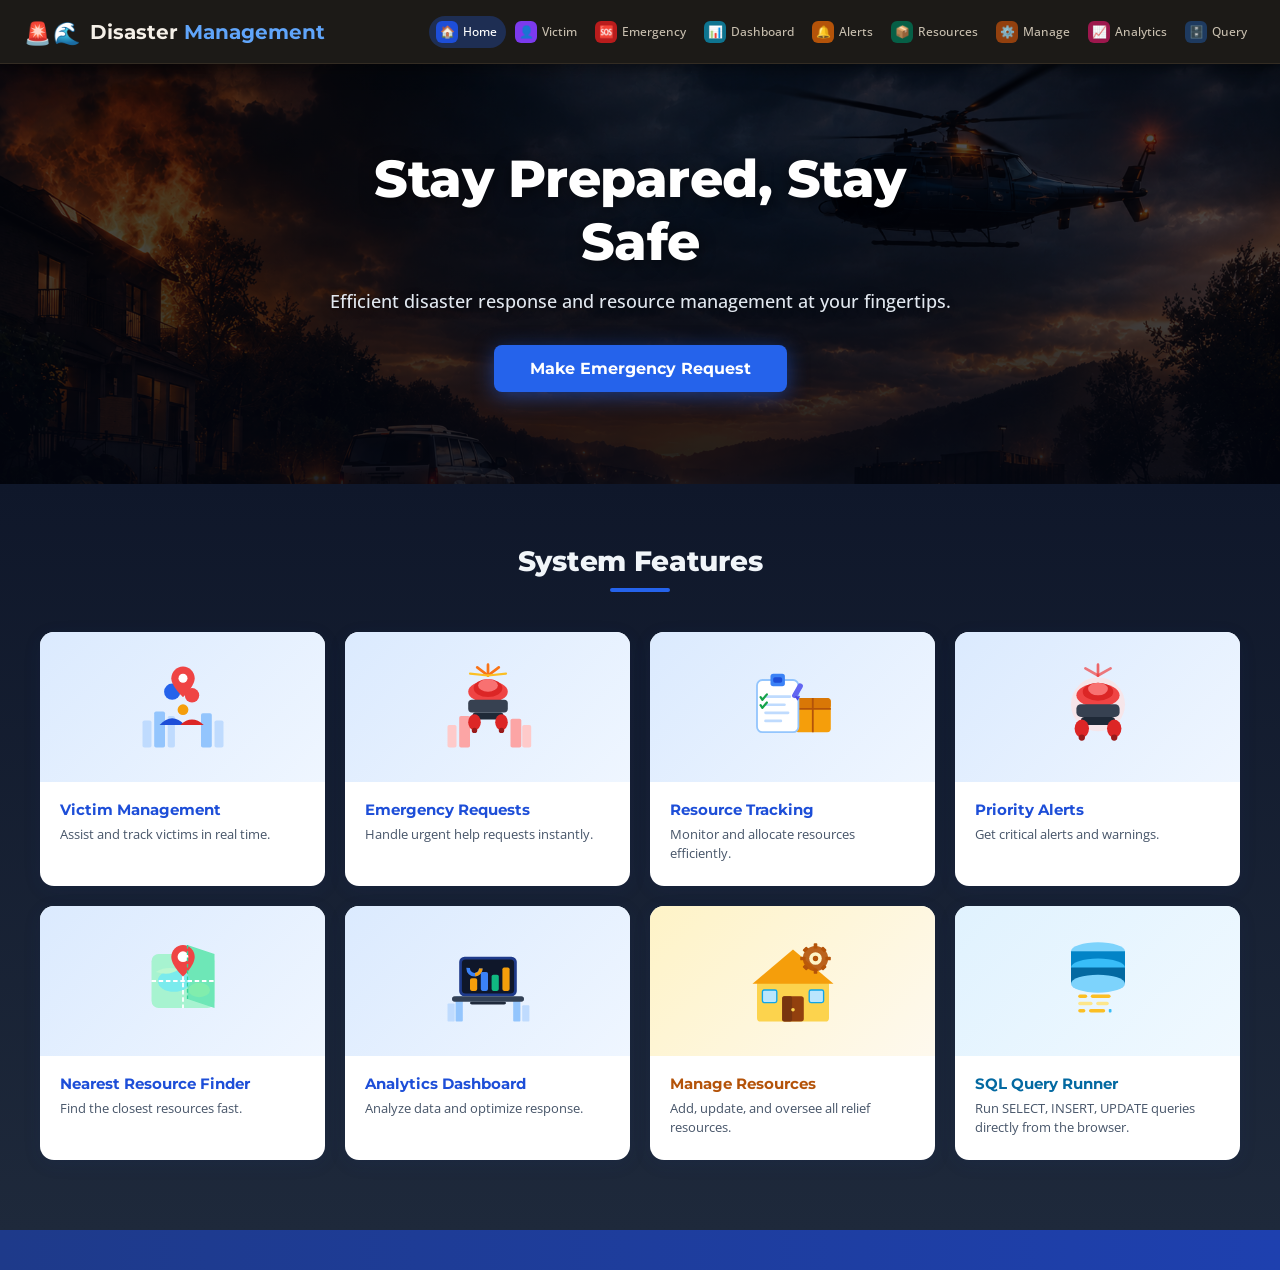
<file: templates/index.html>
<!DOCTYPE html>
<html lang="en">
<head>
    <meta charset="UTF-8">
    <meta name="viewport" content="width=device-width, initial-scale=1.0">
    <title>Disaster Management System</title>
    <link href="https://fonts.googleapis.com/css2?family=Montserrat:wght@600;700;800&family=Open+Sans:wght@400;500;600&display=swap" rel="stylesheet">
    <style>
        *, *::before, *::after { box-sizing: border-box; margin: 0; padding: 0; }

        body {
            font-family: 'Open Sans', sans-serif;
            background: #f0f4ff;
            color: #0f172a;
        }

        /* ── Navbar ── */
        .navbar {
            background: #1c1a17;
            padding: 0 24px;
            display: flex;
            justify-content: space-between;
            align-items: center;
            height: 64px;
            position: sticky;
            top: 0;
            z-index: 1000;
            box-shadow: 0 2px 16px rgba(0,0,0,0.55);
            border-bottom: 1px solid rgba(180,150,100,0.15);
        }

        .nav-brand {
            display: flex;
            align-items: center;
            gap: 10px;
            text-decoration: none;
            flex-shrink: 0;
        }

        .nav-brand-icons { display: flex; align-items: center; gap: 2px; }
        .nav-brand-icons span { font-size: 22px; }

        .nav-brand-text {
            font-family: 'Montserrat', sans-serif;
            font-size: 20px;
            font-weight: 700;
        }

        .nav-brand-text .white { color: #f5f0e8; }
        .nav-brand-text .blue  { color: #60a5fa; }

        .nav-links {
            display: flex;
            align-items: center;
            gap: 2px;
        }

        .nav-links a {
            color: #c8bfaf;
            text-decoration: none;
            font-size: 12px;
            font-weight: 500;
            padding: 5px 9px 5px 7px;
            border-radius: 20px;
            display: flex;
            align-items: center;
            gap: 5px;
            transition: color 0.2s, background 0.2s;
            white-space: nowrap;
        }

        .nav-links a:hover {
            background: rgba(255,255,255,0.07);
            color: #f5f0e8;
        }

        .nav-links a.active {
            background: rgba(37,99,235,0.28);
            color: #ffffff;
        }

        .nav-icon-pill {
            width: 22px;
            height: 22px;
            border-radius: 6px;
            display: flex;
            align-items: center;
            justify-content: center;
            font-size: 12px;
            flex-shrink: 0;
        }

        /* ── Hero ── */
        .hero {
            position: relative;
            min-height: 420px;
            display: flex;
            align-items: center;
            justify-content: center;
            overflow: hidden;
            background: #0a0f1e;
        }

        .hero-bg {
            position: absolute;
            inset: 0;
            background-image: url('/static/images/image.png');
            background-size: cover;
            background-position: center 30%;
            filter: brightness(0.55);
        }

        .hero-bg::after {
            content: '';
            position: absolute;
            inset: 0;
            background: linear-gradient(
                to bottom,
                rgba(5,10,30,0.42) 0%,
                rgba(5,10,30,0.55) 60%,
                rgba(5,10,30,0.78) 100%
            );
        }

        .hero-content {
            position: relative;
            z-index: 2;
            text-align: center;
            padding: 60px 20px 70px;
            max-width: 700px;
        }

        .hero-content h2 {
            font-family: 'Montserrat', sans-serif;
            font-size: clamp(32px, 5vw, 52px);
            font-weight: 800;
            color: #ffffff;
            text-shadow: 0 3px 16px rgba(0,0,0,0.6);
            margin-bottom: 16px;
            letter-spacing: -0.5px;
        }

        .hero-content p {
            font-size: clamp(15px, 2vw, 18px);
            color: #e2e8f0;
            margin-bottom: 32px;
            text-shadow: 0 2px 8px rgba(0,0,0,0.5);
            font-weight: 500;
        }

        .hero-btn {
            display: inline-block;
            background: #2563eb;
            color: #ffffff;
            font-family: 'Montserrat', sans-serif;
            font-size: 16px;
            font-weight: 700;
            padding: 14px 36px;
            border-radius: 8px;
            text-decoration: none;
            box-shadow: 0 4px 20px rgba(37,99,235,0.5);
            transition: background 0.25s, transform 0.2s, box-shadow 0.2s;
        }

        .hero-btn:hover {
            background: #1d4ed8;
            transform: translateY(-2px);
            box-shadow: 0 8px 28px rgba(37,99,235,0.55);
        }

        /* ── Features Section ── */
        .features-section {
            background: linear-gradient(180deg, #0f172a 0%, #1e293b 100%);
            padding: 60px 40px 70px;
        }

        .section-heading {
            font-family: 'Montserrat', sans-serif;
            font-size: 28px;
            font-weight: 800;
            color: #f1f5f9;
            text-align: center;
            margin-bottom: 40px;
            letter-spacing: -0.3px;
        }

        .section-heading-line {
            display: block;
            width: 60px;
            height: 4px;
            background: #2563eb;
            border-radius: 2px;
            margin: 10px auto 0;
        }

        .features-grid {
            display: grid;
            grid-template-columns: repeat(4, 1fr);
            gap: 20px;
            max-width: 1200px;
            margin: 0 auto;
        }

        .feature-card {
            background: #ffffff;
            border-radius: 14px;
            box-shadow: 0 4px 18px rgba(30,58,138,0.10);
            overflow: hidden;
            transition: transform 0.25s, box-shadow 0.25s;
            display: flex;
            flex-direction: column;
            text-decoration: none;
            color: inherit;
            cursor: pointer;
        }

        .feature-card:hover {
            transform: translateY(-6px);
            box-shadow: 0 12px 32px rgba(30,58,138,0.18);
        }

        .card-illustration {
            background: linear-gradient(135deg, #dbeafe 0%, #eff6ff 100%);
            height: 150px;
            display: flex;
            align-items: center;
            justify-content: center;
            padding: 20px;
            position: relative;
        }

        .card-illustration svg { width: 90px; height: 100px; }

        .card-body {
            padding: 18px 20px 22px;
            flex: 1;
        }

        .card-body h3 {
            font-family: 'Montserrat', sans-serif;
            font-size: 15px;
            font-weight: 700;
            color: #1d4ed8;
            margin-bottom: 6px;
        }

        .card-body p {
            font-size: 12.5px;
            color: #475569;
            line-height: 1.55;
        }

        /* Query card special style */
        .card-illustration.query-tint {
            background: linear-gradient(135deg, #e0f2fe 0%, #f0f9ff 100%);
        }

        .card-body h3.query-title { color: #0369a1; }

        /* Manage card special style */
        .card-illustration.manage-tint {
            background: linear-gradient(135deg, #fef3c7 0%, #fef9ee 100%);
        }

        .card-body h3.manage-title { color: #b45309; }

        /* ── Footer ── */
        .footer {
            background: linear-gradient(90deg, #1e3a8a 0%, #1e40af 100%);
            color: #e0e7ff;
            text-align: center;
            padding: 20px;
            font-size: 14px;
            font-weight: 500;
        }

        /* ── Responsive ── */
        @media (max-width: 1100px) {
            .features-grid { grid-template-columns: repeat(3, 1fr); }
        }
        @media (max-width: 800px) {
            .features-grid { grid-template-columns: repeat(2, 1fr); }
        }
        @media (max-width: 500px) {
            .features-grid { grid-template-columns: 1fr; }
            .navbar { padding: 0 12px; }
            .nav-links a { font-size: 11px; padding: 4px 6px; }
            .features-section { padding: 40px 16px 50px; }
        }
    </style>
</head>
<body>

<!-- Navbar -->
<nav class="navbar">
    <a href="/" class="nav-brand">
        <div class="nav-brand-icons">
            <span>🚨</span><span>🌊</span>
        </div>
        <div class="nav-brand-text">
            <span class="white">Disaster </span><span class="blue">Management</span>
        </div>
    </a>
    <div class="nav-links">
        <a href="/" class="active">
            <span class="nav-icon-pill" style="background:#1d4ed8">🏠</span>Home
        </a>
        <a href="/victim">
            <span class="nav-icon-pill" style="background:#7c3aed">👤</span>Victim
        </a>
        <a href="/request">
            <span class="nav-icon-pill" style="background:#b91c1c">🆘</span>Emergency
        </a>
        <a href="/dashboard">
            <span class="nav-icon-pill" style="background:#0e7490">📊</span>Dashboard
        </a>
        <a href="/alerts">
            <span class="nav-icon-pill" style="background:#b45309">🔔</span>Alerts
        </a>
        <a href="/resources">
            <span class="nav-icon-pill" style="background:#065f46">📦</span>Resources
        </a>
        <a href="/manage_resources">
            <span class="nav-icon-pill" style="background:#92400e">⚙️</span>Manage
        </a>
        <a href="/analytics">
            <span class="nav-icon-pill" style="background:#9d174d">📈</span>Analytics
        </a>
        <a href="/query">
            <span class="nav-icon-pill" style="background:#1e3a5f">🗄️</span>Query
        </a>
    </div>
</nav>

<!-- Hero Section -->
<section class="hero">
    <div class="hero-bg"></div>
    <div class="hero-content">
        <h2>Stay Prepared, Stay Safe</h2>
        <p>Efficient disaster response and resource management at your fingertips.</p>
        <a href="/request" class="hero-btn">Make Emergency Request</a>
    </div>
</section>

<!-- Features Section -->
<section class="features-section">
    <h2 class="section-heading">
        System Features
        <span class="section-heading-line"></span>
    </h2>

    <div class="features-grid">

        <!-- Victim Management -->
        <a href="/victim" class="feature-card">
            <div class="card-illustration">
                <svg viewBox="0 0 100 110" xmlns="http://www.w3.org/2000/svg">
                    <rect x="5" y="70" width="10" height="30" fill="#bfdbfe" rx="2"/>
                    <rect x="18" y="60" width="12" height="40" fill="#93c5fd" rx="2"/>
                    <rect x="33" y="65" width="8" height="35" fill="#bfdbfe" rx="2"/>
                    <rect x="70" y="62" width="12" height="38" fill="#93c5fd" rx="2"/>
                    <rect x="85" y="70" width="10" height="30" fill="#bfdbfe" rx="2"/>
                    <circle cx="38" cy="38" r="9" fill="#2563eb"/>
                    <path d="M24 75 Q38 60 52 75" fill="#1d4ed8"/>
                    <circle cx="60" cy="42" r="8" fill="#ef4444"/>
                    <path d="M47 75 Q60 63 73 75" fill="#dc2626"/>
                    <circle cx="50" cy="58" r="6" fill="#f59e0b"/>
                    <path d="M50 10 C43 10 37 16 37 23 C37 32 50 44 50 44 C50 44 63 32 63 23 C63 16 57 10 50 10Z" fill="#ef4444"/>
                    <circle cx="50" cy="23" r="5" fill="white"/>
                </svg>
            </div>
            <div class="card-body">
                <h3>Victim Management</h3>
                <p>Assist and track victims in real time.</p>
            </div>
        </a>

        <!-- Emergency Requests -->
        <a href="/request" class="feature-card">
            <div class="card-illustration">
                <svg viewBox="0 0 100 110" xmlns="http://www.w3.org/2000/svg">
                    <rect x="5" y="75" width="10" height="25" fill="#fecaca" rx="2"/>
                    <rect x="18" y="65" width="12" height="35" fill="#fca5a5" rx="2"/>
                    <rect x="75" y="68" width="12" height="32" fill="#fca5a5" rx="2"/>
                    <rect x="88" y="75" width="10" height="25" fill="#fecaca" rx="2"/>
                    <line x1="50" y1="20" x2="50" y2="8"  stroke="#f97316" stroke-width="3" stroke-linecap="round"/>
                    <line x1="50" y1="20" x2="38" y2="11" stroke="#f97316" stroke-width="3" stroke-linecap="round"/>
                    <line x1="50" y1="20" x2="62" y2="11" stroke="#f97316" stroke-width="3" stroke-linecap="round"/>
                    <line x1="50" y1="20" x2="30" y2="18" stroke="#fbbf24" stroke-width="2.5" stroke-linecap="round"/>
                    <line x1="50" y1="20" x2="70" y2="18" stroke="#fbbf24" stroke-width="2.5" stroke-linecap="round"/>
                    <ellipse cx="50" cy="38" rx="22" ry="12" fill="#ef4444"/>
                    <ellipse cx="50" cy="34" rx="16" ry="10" fill="#dc2626"/>
                    <ellipse cx="50" cy="31" rx="11" ry="7" fill="#f87171"/>
                    <rect x="28" y="47" width="44" height="14" fill="#374151" rx="4"/>
                    <rect x="33" y="61" width="34" height="8" fill="#1f2937" rx="3"/>
                    <ellipse cx="35" cy="72" rx="7" ry="9" fill="#dc2626"/>
                    <ellipse cx="65" cy="72" rx="7" ry="9" fill="#dc2626"/>
                    <circle cx="35" cy="81" r="3" fill="#991b1b"/>
                    <circle cx="65" cy="81" r="3" fill="#991b1b"/>
                </svg>
            </div>
            <div class="card-body">
                <h3>Emergency Requests</h3>
                <p>Handle urgent help requests instantly.</p>
            </div>
        </a>

        <!-- Resource Tracking -->
        <a href="/resources" class="feature-card">
            <div class="card-illustration">
                <svg viewBox="0 0 100 110" xmlns="http://www.w3.org/2000/svg">
                    <rect x="52" y="45" width="40" height="38" fill="#f59e0b" rx="4"/>
                    <rect x="52" y="45" width="40" height="12" fill="#d97706" rx="4"/>
                    <line x1="72" y1="45" x2="72" y2="83" stroke="#b45309" stroke-width="2"/>
                    <line x1="52" y1="57" x2="92" y2="57" stroke="#b45309" stroke-width="2"/>
                    <rect x="10" y="25" width="46" height="58" fill="#ffffff" rx="6" stroke="#93c5fd" stroke-width="2"/>
                    <rect x="25" y="18" width="16" height="14" fill="#3b82f6" rx="3"/>
                    <rect x="28" y="22" width="10" height="6" fill="#1d4ed8" rx="2"/>
                    <rect x="18" y="42" width="30" height="3" fill="#bfdbfe" rx="1.5"/>
                    <rect x="18" y="51" width="24" height="3" fill="#bfdbfe" rx="1.5"/>
                    <rect x="18" y="60" width="28" height="3" fill="#bfdbfe" rx="1.5"/>
                    <rect x="18" y="69" width="20" height="3" fill="#bfdbfe" rx="1.5"/>
                    <polyline points="14,44 16,47 21,41" fill="none" stroke="#16a34a" stroke-width="2.5" stroke-linecap="round" stroke-linejoin="round"/>
                    <polyline points="14,53 16,56 21,50" fill="none" stroke="#16a34a" stroke-width="2.5" stroke-linecap="round" stroke-linejoin="round"/>
                    <rect x="52" y="28" width="6" height="18" fill="#6366f1" rx="3" transform="rotate(30 55 37)"/>
                    <polygon points="52,43 55,48 58,43" fill="#4f46e5"/>
                </svg>
            </div>
            <div class="card-body">
                <h3>Resource Tracking</h3>
                <p>Monitor and allocate resources efficiently.</p>
            </div>
        </a>

        <!-- Priority Alerts -->
        <a href="/alerts" class="feature-card">
            <div class="card-illustration">
                <svg viewBox="0 0 100 110" xmlns="http://www.w3.org/2000/svg">
                    <circle cx="50" cy="52" r="30" fill="#fee2e2" opacity="0.7"/>
                    <line x1="50" y1="20" x2="50" y2="8"  stroke="#ef4444" stroke-width="3" stroke-linecap="round" opacity="0.8"/>
                    <line x1="50" y1="20" x2="36" y2="12" stroke="#ef4444" stroke-width="3" stroke-linecap="round" opacity="0.7"/>
                    <line x1="50" y1="20" x2="64" y2="12" stroke="#ef4444" stroke-width="3" stroke-linecap="round" opacity="0.7"/>
                    <ellipse cx="50" cy="42" rx="24" ry="13" fill="#ef4444"/>
                    <ellipse cx="50" cy="38" rx="17" ry="10" fill="#dc2626"/>
                    <ellipse cx="50" cy="35" rx="11" ry="7" fill="#f87171"/>
                    <rect x="26" y="52" width="48" height="14" fill="#374151" rx="5"/>
                    <rect x="31" y="66" width="38" height="9" fill="#1f2937" rx="4"/>
                    <ellipse cx="32" cy="79" rx="8" ry="10" fill="#dc2626"/>
                    <ellipse cx="68" cy="79" rx="8" ry="10" fill="#dc2626"/>
                    <circle cx="32" cy="89" r="3.5" fill="#991b1b"/>
                    <circle cx="68" cy="89" r="3.5" fill="#991b1b"/>
                </svg>
            </div>
            <div class="card-body">
                <h3>Priority Alerts</h3>
                <p>Get critical alerts and warnings.</p>
            </div>
        </a>

        <!-- Nearest Resource Finder -->
        <a href="/resources" class="feature-card">
            <div class="card-illustration">
                <svg viewBox="0 0 100 110" xmlns="http://www.w3.org/2000/svg">
                    <rect x="15" y="25" width="70" height="60" fill="#a7f3d0" rx="8"/>
                    <path d="M85 25 L85 85 L55 75 L55 15 Z" fill="#6ee7b7"/>
                    <ellipse cx="40" cy="55" rx="18" ry="12" fill="#67e8f9" opacity="0.7"/>
                    <ellipse cx="68" cy="65" rx="12" ry="8"  fill="#86efac" opacity="0.8"/>
                    <path d="M20 45 Q30 38 45 42 Q35 50 20 45Z" fill="#bbf7d0"/>
                    <line x1="15" y1="55" x2="85" y2="55" stroke="white" stroke-width="2" stroke-dasharray="5 3"/>
                    <line x1="50" y1="25" x2="50" y2="85" stroke="white" stroke-width="2" stroke-dasharray="5 3"/>
                    <path d="M50 15 C43 15 37 21 37 28 C37 38 50 50 50 50 C50 50 63 38 63 28 C63 21 57 15 50 15Z" fill="#ef4444"/>
                    <circle cx="50" cy="28" r="6" fill="white"/>
                    <line x1="55" y1="15" x2="55" y2="75" stroke="#34d399" stroke-width="1.5" stroke-dasharray="4 3"/>
                </svg>
            </div>
            <div class="card-body">
                <h3>Nearest Resource Finder</h3>
                <p>Find the closest resources fast.</p>
            </div>
        </a>

        <!-- Analytics Dashboard -->
        <a href="/analytics" class="feature-card">
            <div class="card-illustration">
                <svg viewBox="0 0 100 110" xmlns="http://www.w3.org/2000/svg">
                    <rect x="5"  y="80" width="8"  height="20" fill="#bfdbfe" rx="1"/>
                    <rect x="14" y="72" width="8"  height="28" fill="#93c5fd" rx="1"/>
                    <rect x="78" y="75" width="8"  height="25" fill="#93c5fd" rx="1"/>
                    <rect x="88" y="82" width="8"  height="18" fill="#bfdbfe" rx="1"/>
                    <rect x="18" y="28" width="64" height="44" fill="#1e3a8a" rx="6"/>
                    <rect x="21" y="31" width="58" height="38" fill="#0f172a" rx="4"/>
                    <rect x="30" y="52" width="8" height="14" fill="#f59e0b" rx="2"/>
                    <rect x="42" y="45" width="8" height="21" fill="#3b82f6" rx="2"/>
                    <rect x="54" y="48" width="8" height="18" fill="#10b981" rx="2"/>
                    <rect x="66" y="40" width="8" height="26" fill="#f59e0b" rx="2"/>
                    <circle cx="35" cy="41" r="7" fill="none" stroke="#3b82f6" stroke-width="4" stroke-dasharray="22 22" stroke-dashoffset="0"/>
                    <circle cx="35" cy="41" r="7" fill="none" stroke="#f59e0b" stroke-width="4" stroke-dasharray="10 34"/>
                    <rect x="10" y="72" width="80" height="6" fill="#334155" rx="3"/>
                    <rect x="30" y="78" width="40" height="3" fill="#1e293b" rx="2"/>
                </svg>
            </div>
            <div class="card-body">
                <h3>Analytics Dashboard</h3>
                <p>Analyze data and optimize response.</p>
            </div>
        </a>

        <!-- Manage Resources -->
        <a href="/manage_resources" class="feature-card">
            <div class="card-illustration manage-tint">
                <svg viewBox="0 0 100 110" xmlns="http://www.w3.org/2000/svg">
                    <rect x="10" y="55" width="80" height="45" fill="#fcd34d" rx="4"/>
                    <polygon points="5,58 50,20 95,58" fill="#f59e0b"/>
                    <rect x="38" y="72" width="24" height="28" fill="#92400e" rx="3"/>
                    <rect x="38" y="72" width="11" height="28" fill="#78350f" rx="2"/>
                    <circle cx="50" cy="87" r="2" fill="#fcd34d"/>
                    <rect x="16" y="65" width="16" height="14" fill="#bae6fd" rx="2" stroke="#0ea5e9" stroke-width="1.5"/>
                    <rect x="68" y="65" width="16" height="14" fill="#bae6fd" rx="2" stroke="#0ea5e9" stroke-width="1.5"/>
                    <circle cx="75" cy="30" r="14" fill="#b45309" opacity="0.9"/>
                    <circle cx="75" cy="30" r="7"  fill="#fef3c7"/>
                    <circle cx="75" cy="30" r="3"  fill="#b45309"/>
                    <rect x="73" y="13" width="4" height="6" fill="#b45309" rx="1"/>
                    <rect x="73" y="41" width="4" height="6" fill="#b45309" rx="1"/>
                    <rect x="58" y="28" width="6" height="4" fill="#b45309" rx="1"/>
                    <rect x="86" y="28" width="6" height="4" fill="#b45309" rx="1"/>
                    <rect x="62" y="17" width="4" height="6" fill="#b45309" rx="1" transform="rotate(45 64 20)"/>
                    <rect x="82" y="37" width="4" height="6" fill="#b45309" rx="1" transform="rotate(45 84 40)"/>
                    <rect x="82" y="17" width="4" height="6" fill="#b45309" rx="1" transform="rotate(-45 84 20)"/>
                    <rect x="62" y="37" width="4" height="6" fill="#b45309" rx="1" transform="rotate(-45 64 40)"/>
                </svg>
            </div>
            <div class="card-body">
                <h3 class="manage-title">Manage Resources</h3>
                <p>Add, update, and oversee all relief resources.</p>
            </div>
        </a>

        <!-- SQL Query Runner -->
        <a href="/query" class="feature-card">
            <div class="card-illustration query-tint">
                <svg viewBox="0 0 100 110" xmlns="http://www.w3.org/2000/svg">
                    <!-- DB cylinders -->
                    <ellipse cx="50" cy="22" rx="30" ry="10" fill="#7dd3fc"/>
                    <rect x="20" y="22" width="60" height="18" fill="#0284c7"/>
                    <ellipse cx="50" cy="40" rx="30" ry="10" fill="#38bdf8"/>
                    <rect x="20" y="40" width="60" height="18" fill="#0369a1"/>
                    <ellipse cx="50" cy="58" rx="30" ry="10" fill="#7dd3fc"/>
                    <!-- Query lines -->
                    <rect x="28" y="70" width="10" height="4" fill="#fbbf24" rx="2"/>
                    <rect x="42" y="70" width="22" height="4" fill="#fbbf24" rx="2"/>
                    <rect x="28" y="78" width="16" height="4" fill="#fde68a" rx="2"/>
                    <rect x="48" y="78" width="14" height="4" fill="#fde68a" rx="2"/>
                    <rect x="28" y="86" width="8"  height="4" fill="#fbbf24" rx="2"/>
                    <rect x="40" y="86" width="18" height="4" fill="#fbbf24" rx="2"/>
                    <!-- Cursor blink -->
                    <rect x="62" y="86" width="3" height="4" fill="#38bdf8" rx="1"/>
                </svg>
            </div>
            <div class="card-body">
                <h3 class="query-title">SQL Query Runner</h3>
                <p>Run SELECT, INSERT, UPDATE queries directly from the browser.</p>
            </div>
        </a>

    </div>
</section>

<!-- Footer -->
<footer class="footer"></footer>

</body>
</html>
</file>
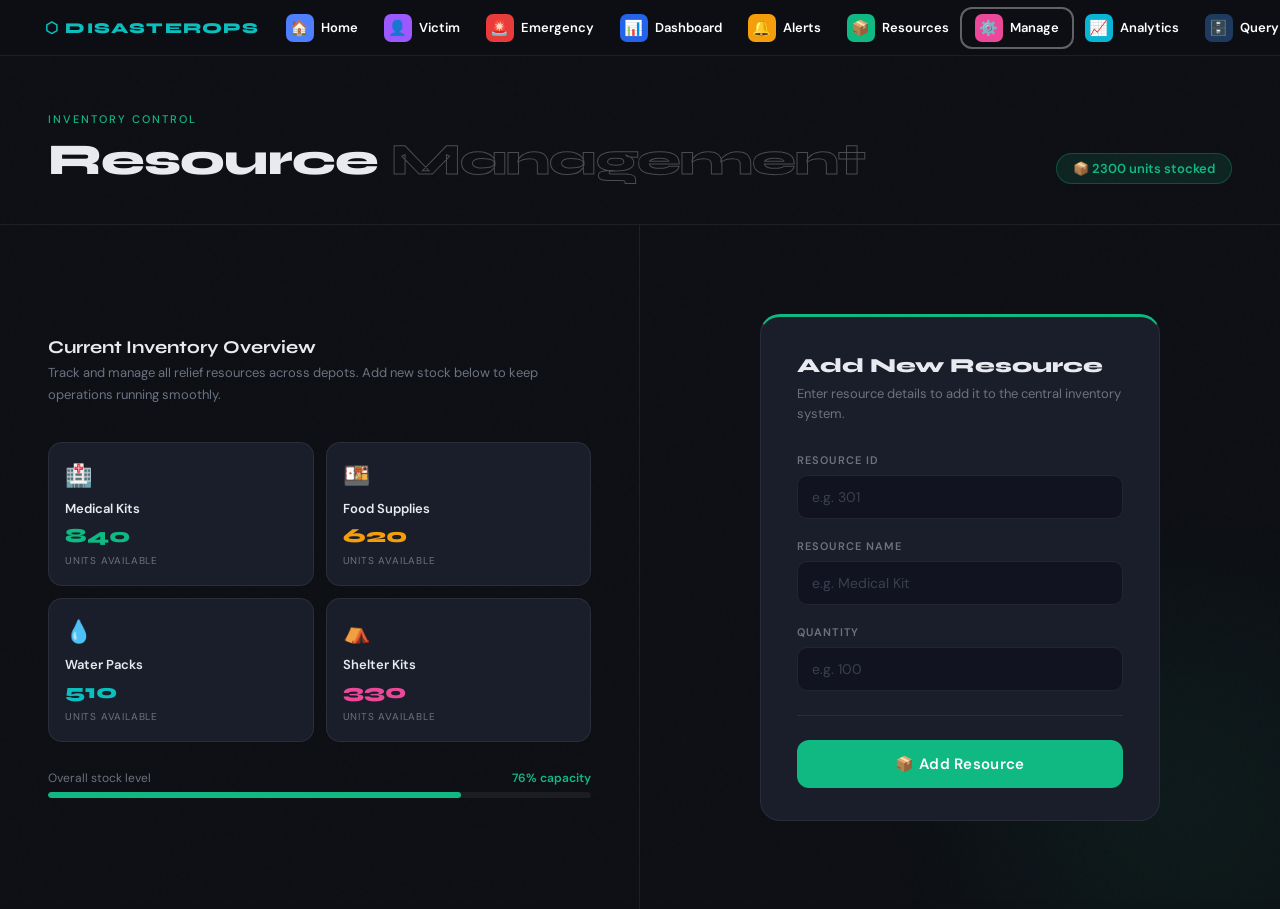
<file: templates/resource_management.html>
<!DOCTYPE html>
<html lang="en">
<head>
  <meta charset="UTF-8">
  <meta name="viewport" content="width=device-width, initial-scale=1.0">
  <title>Resource Management</title>
  <link href="https://fonts.googleapis.com/css2?family=Syne:wght@400;600;700;800&family=DM+Sans:wght@300;400;500&display=swap" rel="stylesheet">
  <style>
    :root {
      --green:    #10B981;
      --teal:     #0BBFBF;
      --amber:    #F59E0B;
      --red:      #E83B3B;
      --dark:     #0D0F14;
      --card:     #1A1E2A;
      --border:   rgba(255,255,255,0.07);
      --text:     #E8EAF0;
      --muted:    #6B7280;
      --input-bg: #111420;
    }

    *, *::before, *::after { box-sizing: border-box; margin: 0; padding: 0; }

    body {
      font-family: 'DM Sans', sans-serif;
      background: var(--dark);
      color: var(--text);
      min-height: 100vh;
      overflow-x: hidden;
    }

    body::before {
      content: '';
      position: fixed;
      inset: 0;
      background-image: url("data:image/svg+xml,%3Csvg viewBox='0 0 256 256' xmlns='http://www.w3.org/2000/svg'%3E%3Cfilter id='n'%3E%3CfeTurbulence type='fractalNoise' baseFrequency='0.9' numOctaves='4' stitchTiles='stitch'/%3E%3C/filter%3E%3Crect width='100%25' height='100%25' filter='url(%23n)' opacity='0.04'/%3E%3C/svg%3E");
      pointer-events: none;
      z-index: 0;
      opacity: 0.4;
    }

    body::after {
      content: '';
      position: fixed;
      bottom: -200px; right: -200px;
      width: 600px; height: 600px;
      background: radial-gradient(circle, rgba(16,185,129,0.07) 0%, transparent 70%);
      pointer-events: none;
      z-index: 0;
    }

    /* ── NAV ── */
    nav {
      position: sticky;
      top: 0;
      z-index: 100;
      background: rgba(13,15,20,0.85);
      backdrop-filter: blur(16px);
      border-bottom: 1px solid var(--border);
      padding: 0 2rem;
      display: flex;
      align-items: center;
      height: 56px;
    }

    .nav-brand {
      font-family: 'Syne', sans-serif;
      font-weight: 800;
      font-size: 15px;
      letter-spacing: 0.08em;
      color: var(--teal);
      text-transform: uppercase;
      margin-right: auto;
      text-decoration: none;
    }

    nav a {
      color: #fff;
      text-decoration: none;
      font-size: 13px;
      font-weight: 600;
      padding: 5px 13px;
      display: flex;
      align-items: center;
      gap: 7px;
      border-radius: 10px;
      transition: opacity 0.2s, transform 0.15s;
      white-space: nowrap;
    }

    nav a:hover { opacity: 0.85; transform: translateY(-1px); }
    nav a.active { outline: 2px solid rgba(255,255,255,0.35); }

    nav a .nav-icon {
      width: 28px; height: 28px;
      border-radius: 7px;
      display: flex; align-items: center; justify-content: center;
      font-size: 15px;
      flex-shrink: 0;
    }

    .ni-home      { background: #4F7EFF; }
    .ni-victim    { background: #9B59FF; }
    .ni-emergency { background: #E83B3B; }
    .ni-dashboard { background: #2563EB; }
    .ni-alerts    { background: #F59E0B; }
    .ni-resources { background: #10B981; }
    .ni-manage    { background: #EC4899; }
    .ni-analytics { background: #06B6D4; }
    .ni-query     { background: #1e3a5f; }

    /* ── HERO ── */
    .hero {
      position: relative;
      z-index: 1;
      padding: 3.5rem 3rem 2.5rem;
      border-bottom: 1px solid var(--border);
      display: flex;
      align-items: flex-end;
      justify-content: space-between;
      flex-wrap: wrap;
      gap: 1rem;
    }

    .hero-eyebrow {
      font-size: 11px;
      font-weight: 500;
      letter-spacing: 0.18em;
      text-transform: uppercase;
      color: var(--green);
      margin-bottom: 10px;
    }

    .hero h1 {
      font-family: 'Syne', sans-serif;
      font-size: clamp(28px, 4vw, 44px);
      font-weight: 800;
      line-height: 1.1;
      letter-spacing: -0.02em;
    }

    .hero h1 span {
      color: transparent;
      -webkit-text-stroke: 1px rgba(255,255,255,0.25);
    }

    .hero-badge {
      display: flex;
      align-items: center;
      gap: 8px;
      background: rgba(16,185,129,0.12);
      border: 1px solid rgba(16,185,129,0.3);
      border-radius: 100px;
      padding: 6px 16px;
      font-size: 13px;
      font-weight: 600;
      color: var(--green);
    }

    /* ── MAIN SPLIT LAYOUT ── */
    main {
      position: relative;
      z-index: 1;
      display: grid;
      grid-template-columns: 1fr 1fr;
      min-height: calc(100vh - 56px - 160px);
    }

    /* ── LEFT PANEL ── */
    .left-panel {
      padding: 3rem;
      border-right: 1px solid var(--border);
      display: flex;
      flex-direction: column;
      justify-content: center;
      gap: 20px;
    }

    .left-title {
      font-family: 'Syne', sans-serif;
      font-size: 18px;
      font-weight: 700;
      margin-bottom: 4px;
    }

    .left-sub {
      font-size: 13px;
      color: var(--muted);
      line-height: 1.7;
      margin-bottom: 8px;
    }

    /* resource type cards */
    .resource-types {
      display: grid;
      grid-template-columns: 1fr 1fr;
      gap: 12px;
      margin-top: 8px;
    }

    .rtype-card {
      background: var(--card);
      border: 1px solid var(--border);
      border-radius: 14px;
      padding: 18px 16px;
      display: flex;
      flex-direction: column;
      gap: 6px;
      transition: border-color 0.2s, transform 0.2s;
    }

    .rtype-card:hover {
      border-color: rgba(255,255,255,0.15);
      transform: translateY(-2px);
    }

    .rtype-icon {
      font-size: 22px;
      margin-bottom: 4px;
    }

    .rtype-name {
      font-size: 13px;
      font-weight: 600;
    }

    .rtype-count {
      font-family: 'Syne', sans-serif;
      font-size: 20px;
      font-weight: 800;
    }

    .rtype-label {
      font-size: 10px;
      color: var(--muted);
      text-transform: uppercase;
      letter-spacing: 0.08em;
    }

    .c-green  { color: var(--green); }
    .c-teal   { color: var(--teal); }
    .c-amber  { color: var(--amber); }
    .c-pink   { color: #EC4899; }

    /* stock bar */
    .stock-section { margin-top: 8px; }
    .stock-label-row {
      display: flex;
      justify-content: space-between;
      font-size: 12px;
      color: var(--muted);
      margin-bottom: 6px;
    }

    .stock-bar-bg {
      height: 6px;
      background: rgba(255,255,255,0.06);
      border-radius: 3px;
      overflow: hidden;
    }

    .stock-bar-fill {
      height: 100%;
      border-radius: 3px;
      background: var(--green);
      width: 76%;
    }

    /* ── RIGHT FORM PANEL ── */
    .right-panel {
      display: flex;
      align-items: center;
      justify-content: center;
      padding: 3rem 2.5rem;
    }

    .form-card {
      width: 100%;
      max-width: 400px;
      animation: fadeUp 0.45s both;
    }

    @keyframes fadeUp {
      from { opacity: 0; transform: translateY(20px); }
      to   { opacity: 1; transform: translateY(0); }
    }

    .form-card-inner {
      background: var(--card);
      border: 1px solid var(--border);
      border-top: 3px solid var(--green);
      border-radius: 20px;
      padding: 36px 36px 32px;
    }

    .form-title {
      font-family: 'Syne', sans-serif;
      font-size: 20px;
      font-weight: 800;
      margin-bottom: 6px;
    }

    .form-subtitle {
      font-size: 13px;
      color: var(--muted);
      margin-bottom: 28px;
      line-height: 1.6;
    }

    .field { margin-bottom: 20px; }

    .field label {
      display: block;
      font-size: 11px;
      font-weight: 600;
      letter-spacing: 0.1em;
      text-transform: uppercase;
      color: var(--muted);
      margin-bottom: 8px;
    }

    .field input {
      width: 100%;
      background: var(--input-bg);
      border: 1px solid var(--border);
      border-radius: 10px;
      padding: 12px 14px;
      font-size: 14px;
      font-family: 'DM Sans', sans-serif;
      color: var(--text);
      outline: none;
      transition: border-color 0.2s, box-shadow 0.2s;
    }

    .field input::placeholder { color: #3a3f50; }

    .field input:focus {
      border-color: var(--green);
      box-shadow: 0 0 0 3px rgba(16,185,129,0.12);
    }

    .divider {
      height: 1px;
      background: var(--border);
      margin: 24px 0;
    }

    .submit-btn {
      width: 100%;
      padding: 14px;
      background: var(--green);
      color: #fff;
      border: none;
      border-radius: 12px;
      font-size: 15px;
      font-weight: 600;
      font-family: 'DM Sans', sans-serif;
      cursor: pointer;
      transition: background 0.2s, transform 0.15s, box-shadow 0.2s;
      letter-spacing: 0.02em;
    }

    .submit-btn:hover {
      background: #0da271;
      transform: translateY(-2px);
      box-shadow: 0 8px 24px rgba(16,185,129,0.3);
    }

    .submit-btn:active { transform: scale(0.99); }

    @media (max-width: 860px) {
      main { grid-template-columns: 1fr; }
      .left-panel { border-right: none; border-bottom: 1px solid var(--border); }
      nav a .nav-label { display: none; }
      .hero { padding: 2rem 1.5rem 1.5rem; }
    }
  </style>
</head>
<body>

  <nav>
    <a class="nav-brand" href="/">⬡ DisasterOps</a>
    <a href="/"><span class="nav-icon ni-home">🏠</span><span class="nav-label">Home</span></a>
    <a href="/victim"><span class="nav-icon ni-victim">👤</span><span class="nav-label">Victim</span></a>
    <a href="/request"><span class="nav-icon ni-emergency">🚨</span><span class="nav-label">Emergency</span></a>
    <a href="/dashboard"><span class="nav-icon ni-dashboard">📊</span><span class="nav-label">Dashboard</span></a>
    <a href="/alerts"><span class="nav-icon ni-alerts">🔔</span><span class="nav-label">Alerts</span></a>
    <a href="/resources"><span class="nav-icon ni-resources">📦</span><span class="nav-label">Resources</span></a>
    <a href="/manage_resources" class="active"><span class="nav-icon ni-manage">⚙️</span><span class="nav-label">Manage</span></a>
    <a href="/analytics"><span class="nav-icon ni-analytics">📈</span><span class="nav-label">Analytics</span></a>
    <a href="/query"><span class="nav-icon ni-query">🗄️</span><span class="nav-label">Query</span></a>
  </nav>

  <div class="hero">
    <div>
      <div class="hero-eyebrow">Inventory Control</div>
      <h1>Resource <span>Management</span></h1>
    </div>
    <div class="hero-badge">📦 2300 units stocked</div>
  </div>

  <main>

    <!-- LEFT: info + resource type cards -->
    <div class="left-panel">
      <div>
        <div class="left-title">Current Inventory Overview</div>
        <div class="left-sub">Track and manage all relief resources across depots. Add new stock below to keep operations running smoothly.</div>
      </div>

      <div class="resource-types">
        <div class="rtype-card">
          <div class="rtype-icon">🏥</div>
          <div class="rtype-name">Medical Kits</div>
          <div class="rtype-count c-green">840</div>
          <div class="rtype-label">Units available</div>
        </div>
        <div class="rtype-card">
          <div class="rtype-icon">🍱</div>
          <div class="rtype-name">Food Supplies</div>
          <div class="rtype-count c-amber">620</div>
          <div class="rtype-label">Units available</div>
        </div>
        <div class="rtype-card">
          <div class="rtype-icon">💧</div>
          <div class="rtype-name">Water Packs</div>
          <div class="rtype-count c-teal">510</div>
          <div class="rtype-label">Units available</div>
        </div>
        <div class="rtype-card">
          <div class="rtype-icon">⛺</div>
          <div class="rtype-name">Shelter Kits</div>
          <div class="rtype-count c-pink">330</div>
          <div class="rtype-label">Units available</div>
        </div>
      </div>

      <div class="stock-section">
        <div class="stock-label-row">
          <span>Overall stock level</span>
          <span style="color:var(--green); font-weight:600;">76% capacity</span>
        </div>
        <div class="stock-bar-bg">
          <div class="stock-bar-fill"></div>
        </div>
      </div>
    </div>

    <!-- RIGHT: form -->
    <div class="right-panel">
      <div class="form-card">
        <div class="form-card-inner">
          <div class="form-title">Add New Resource</div>
          <div class="form-subtitle">Enter resource details to add it to the central inventory system.</div>

          <form action="/manage_resources" method="POST">

            <div class="field">
              <label>Resource ID</label>
              <input type="number" name="resource_id" placeholder="e.g. 301" required>
            </div>

            <div class="field">
              <label>Resource Name</label>
              <input type="text" name="resource_name" placeholder="e.g. Medical Kit" required>
            </div>

            <div class="field">
              <label>Quantity</label>
              <input type="number" name="quantity" placeholder="e.g. 100" required>
            </div>

            <div class="divider"></div>

            <button type="submit" class="submit-btn">📦 Add Resource</button>

          </form>
        </div>
      </div>
    </div>

  </main>

</body>
</html>
</file>
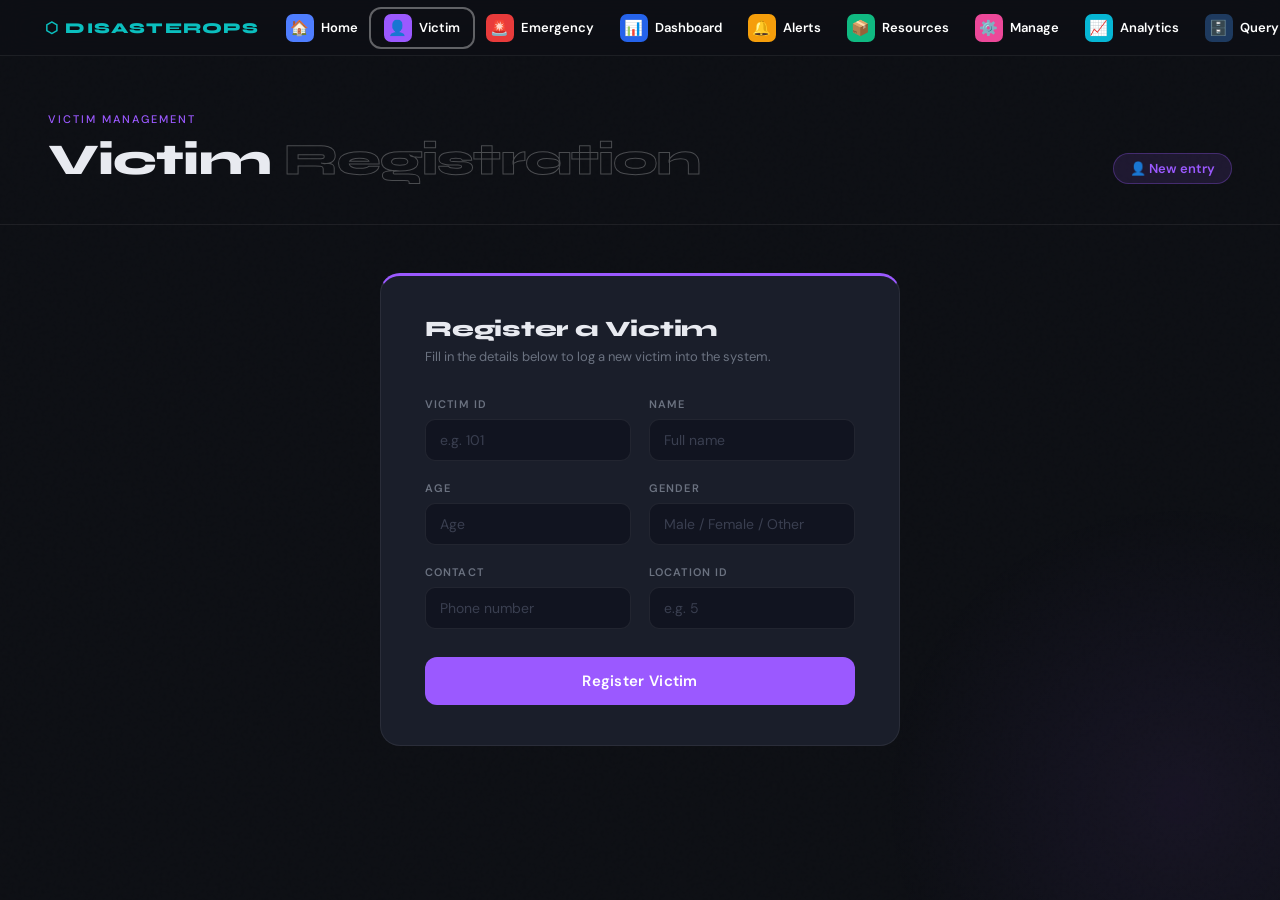
<file: templates/victim.html>
<!DOCTYPE html>
<html lang="en">
<head>
  <meta charset="UTF-8">
  <meta name="viewport" content="width=device-width, initial-scale=1.0">
  <title>Victim Registration</title>
  <link href="https://fonts.googleapis.com/css2?family=Syne:wght@400;600;700;800&family=DM+Sans:wght@300;400;500&display=swap" rel="stylesheet">
  <style>
    :root {
      --red:    #E83B3B;
      --amber:  #F59E0B;
      --teal:   #0BBFBF;
      --dark:   #0D0F14;
      --card:   #1A1E2A;
      --border: rgba(255,255,255,0.07);
      --text:   #E8EAF0;
      --muted:  #6B7280;
      --input-bg: #111420;
    }

    *, *::before, *::after { box-sizing: border-box; margin: 0; padding: 0; }

    body {
      font-family: 'DM Sans', sans-serif;
      background: var(--dark);
      color: var(--text);
      min-height: 100vh;
      overflow-x: hidden;
    }

    body::before {
      content: '';
      position: fixed;
      inset: 0;
      background-image: url("data:image/svg+xml,%3Csvg viewBox='0 0 256 256' xmlns='http://www.w3.org/2000/svg'%3E%3Cfilter id='n'%3E%3CfeTurbulence type='fractalNoise' baseFrequency='0.9' numOctaves='4' stitchTiles='stitch'/%3E%3C/filter%3E%3Crect width='100%25' height='100%25' filter='url(%23n)' opacity='0.04'/%3E%3C/svg%3E");
      pointer-events: none;
      z-index: 0;
      opacity: 0.4;
    }

    body::after {
      content: '';
      position: fixed;
      bottom: -200px; right: -200px;
      width: 600px; height: 600px;
      background: radial-gradient(circle, rgba(155,89,255,0.07) 0%, transparent 70%);
      pointer-events: none;
      z-index: 0;
    }

    /* ── NAV ── */
    nav {
      position: sticky;
      top: 0;
      z-index: 100;
      background: rgba(13,15,20,0.85);
      backdrop-filter: blur(16px);
      border-bottom: 1px solid var(--border);
      padding: 0 2rem;
      display: flex;
      align-items: center;
      height: 56px;
      gap: 0;
    }

    .nav-brand {
      font-family: 'Syne', sans-serif;
      font-weight: 800;
      font-size: 15px;
      letter-spacing: 0.08em;
      color: var(--teal);
      text-transform: uppercase;
      margin-right: auto;
      text-decoration: none;
    }

    nav a {
      color: #fff;
      text-decoration: none;
      font-size: 13px;
      font-weight: 600;
      padding: 5px 13px;
      display: flex;
      align-items: center;
      gap: 7px;
      border-radius: 10px;
      border-bottom: none;
      transition: opacity 0.2s, transform 0.15s;
      white-space: nowrap;
    }

    nav a:hover { opacity: 0.85; transform: translateY(-1px); }
    nav a.active { outline: 2px solid rgba(255,255,255,0.35); }

    nav a .nav-icon {
      width: 28px; height: 28px;
      border-radius: 7px;
      display: flex; align-items: center; justify-content: center;
      font-size: 15px;
      flex-shrink: 0;
    }

    .ni-home      { background: #4F7EFF; }
    .ni-victim    { background: #9B59FF; }
    .ni-emergency { background: #E83B3B; }
    .ni-dashboard { background: #2563EB; }
    .ni-alerts    { background: #F59E0B; }
    .ni-resources { background: #10B981; }
    .ni-manage    { background: #EC4899; }
    .ni-analytics { background: #06B6D4; }
    .ni-query     { background: #1e3a5f; } 

    /* ── HERO ── */
    .hero {
      position: relative;
      z-index: 1;
      padding: 3.5rem 3rem 2.5rem;
      border-bottom: 1px solid var(--border);
      display: flex;
      align-items: flex-end;
      justify-content: space-between;
      flex-wrap: wrap;
      gap: 1rem;
    }

    .hero-eyebrow {
      font-size: 11px;
      font-weight: 500;
      letter-spacing: 0.18em;
      text-transform: uppercase;
      color: #9B59FF;
      margin-bottom: 10px;
    }

    .hero h1 {
      font-family: 'Syne', sans-serif;
      font-size: clamp(28px, 4vw, 44px);
      font-weight: 800;
      line-height: 1.1;
      letter-spacing: -0.02em;
    }

    .hero h1 span {
      color: transparent;
      -webkit-text-stroke: 1px rgba(255,255,255,0.25);
    }

    .hero-badge {
      display: flex;
      align-items: center;
      gap: 8px;
      background: rgba(155,89,255,0.12);
      border: 1px solid rgba(155,89,255,0.3);
      border-radius: 100px;
      padding: 6px 16px;
      font-size: 13px;
      font-weight: 600;
      color: #9B59FF;
    }

    /* ── FORM CONTAINER ── */
    main {
      position: relative;
      z-index: 1;
      display: flex;
      justify-content: center;
      padding: 3rem 2rem 4rem;
    }

    .form-card {
      background: var(--card);
      border: 1px solid var(--border);
      border-top: 3px solid #9B59FF;
      border-radius: 20px;
      padding: 40px 44px;
      width: 100%;
      max-width: 520px;
      animation: fadeUp 0.45s both;
    }

    @keyframes fadeUp {
      from { opacity: 0; transform: translateY(20px); }
      to   { opacity: 1; transform: translateY(0); }
    }

    .form-title {
      font-family: 'Syne', sans-serif;
      font-size: 22px;
      font-weight: 800;
      margin-bottom: 6px;
      letter-spacing: -0.01em;
    }

    .form-subtitle {
      font-size: 13px;
      color: var(--muted);
      margin-bottom: 32px;
    }

    .field-grid {
      display: grid;
      grid-template-columns: 1fr 1fr;
      gap: 20px 18px;
    }

    .field-full { grid-column: 1 / -1; }

    .field label {
      display: block;
      font-size: 11px;
      font-weight: 600;
      letter-spacing: 0.1em;
      text-transform: uppercase;
      color: var(--muted);
      margin-bottom: 8px;
    }

    .field input {
      width: 100%;
      background: var(--input-bg);
      border: 1px solid var(--border);
      border-radius: 10px;
      padding: 11px 14px;
      font-size: 14px;
      font-family: 'DM Sans', sans-serif;
      color: var(--text);
      transition: border-color 0.2s, box-shadow 0.2s;
      outline: none;
    }

    .field input::placeholder { color: #3a3f50; }

    .field input:focus {
      border-color: #9B59FF;
      box-shadow: 0 0 0 3px rgba(155,89,255,0.12);
    }

    .submit-btn {
      width: 100%;
      margin-top: 28px;
      padding: 14px;
      background: #9B59FF;
      color: #fff;
      border: none;
      border-radius: 12px;
      font-size: 15px;
      font-weight: 600;
      font-family: 'DM Sans', sans-serif;
      cursor: pointer;
      transition: background 0.2s, transform 0.15s, box-shadow 0.2s;
      letter-spacing: 0.02em;
    }

    .submit-btn:hover {
      background: #8344e6;
      transform: translateY(-2px);
      box-shadow: 0 8px 24px rgba(155,89,255,0.3);
    }

    .submit-btn:active { transform: scale(0.99); }

    @media (max-width: 600px) {
      .form-card { padding: 28px 22px; }
      .field-grid { grid-template-columns: 1fr; }
      .hero { padding: 2rem 1.5rem 1.5rem; }
      nav a .nav-label { display: none; }
    }
  </style>
</head>
<body>

  <nav>
    <a class="nav-brand" href="/">⬡ DisasterOps</a>
    <a href="/"><span class="nav-icon ni-home">🏠</span><span class="nav-label">Home</span></a>
    <a href="/victim" class="active"><span class="nav-icon ni-victim">👤</span><span class="nav-label">Victim</span></a>
    <a href="/request"><span class="nav-icon ni-emergency">🚨</span><span class="nav-label">Emergency</span></a>
    <a href="/dashboard"><span class="nav-icon ni-dashboard">📊</span><span class="nav-label">Dashboard</span></a>
    <a href="/alerts"><span class="nav-icon ni-alerts">🔔</span><span class="nav-label">Alerts</span></a>
    <a href="/resources"><span class="nav-icon ni-resources">📦</span><span class="nav-label">Resources</span></a>
    <a href="/manage_resources"><span class="nav-icon ni-manage">⚙️</span><span class="nav-label">Manage</span></a>
    <a href="/analytics"><span class="nav-icon ni-analytics">📈</span><span class="nav-label">Analytics</span></a>
    <a href="/query"><span class="nav-icon ni-query">🗄️</span><span class="nav-label">Query</span></a> 
  </nav>

  <div class="hero">
    <div>
      <div class="hero-eyebrow">Victim Management</div>
      <h1>Victim <span>Registration</span></h1>
    </div>
    <div class="hero-badge">👤 New entry</div>
  </div>

  <main>
    <div class="form-card">
      <div class="form-title">Register a Victim</div>
      <div class="form-subtitle">Fill in the details below to log a new victim into the system.</div>

      <form method="POST">
        <div class="field-grid">

          <div class="field">
            <label>Victim ID</label>
            <input type="number" name="victim_id" placeholder="e.g. 101" required>
          </div>

          <div class="field">
            <label>Name</label>
            <input type="text" name="name" placeholder="Full name" required>
          </div>

          <div class="field">
            <label>Age</label>
            <input type="number" name="age" placeholder="Age" required>
          </div>

          <div class="field">
            <label>Gender</label>
            <input type="text" name="gender" placeholder="Male / Female / Other" required>
          </div>

          <div class="field">
            <label>Contact</label>
            <input type="text" name="contact" placeholder="Phone number" required>
          </div>

          <div class="field">
            <label>Location ID</label>
            <input type="number" name="location_id" placeholder="e.g. 5" required>
          </div>

        </div>

        <button type="submit" class="submit-btn">Register Victim</button>
      </form>
    </div>
  </main>

</body>
</html>
</file>
